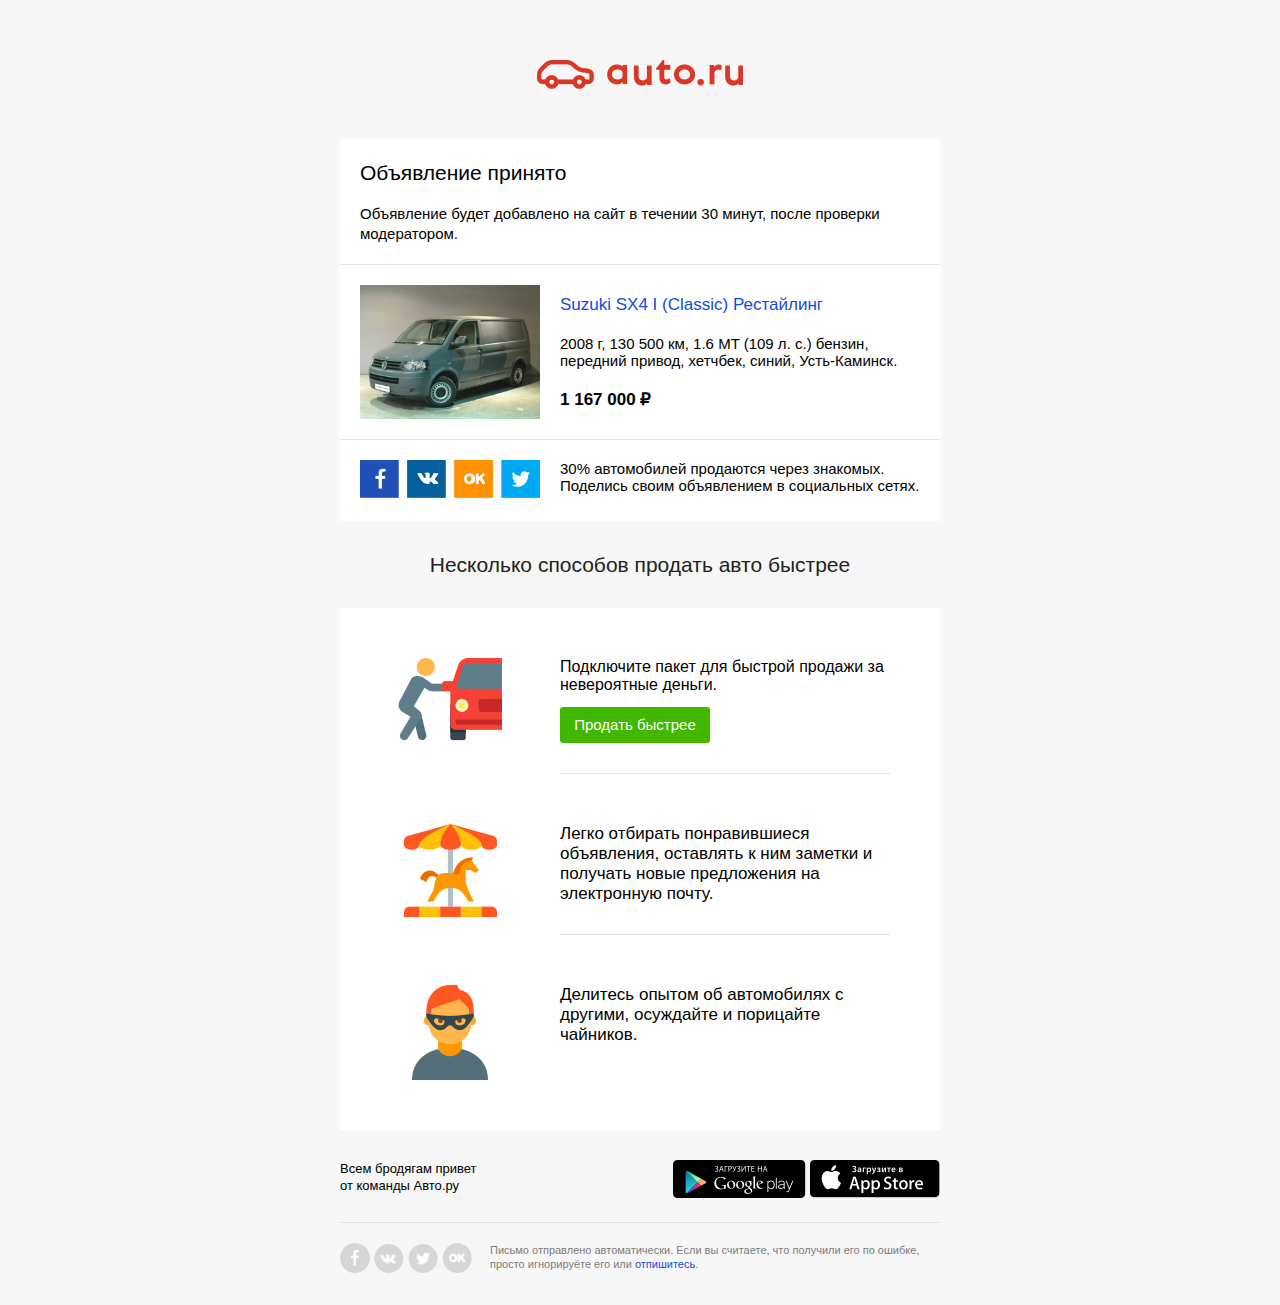
<file: email/index.html>
<!DOCTYPE html PUBLIC "-//W3C//DTD XHTML 1.0 Transitional//EN"
        "http://www.w3.org/TR/xhtml1/DTD/xhtml1-transitional.dtd">
<html xmlns="http://www.w3.org/1999/xhtml">

<head>
    <meta http-equiv="Content-Type" content="text/html; charset=utf-8"/>
    <!--[if !mso]><!-->
    <meta http-equiv="X-UA-Compatible" content="IE=edge"/>
    <!--<![endif]-->
    <meta name="viewport" content="width=device-width, initial-scale=1.0"/>
    <title></title>
    <link rel="stylesheet" type="text/css" href="style.css"/>
    <style>

    </style>
    <!--[if (gte mso 9)|(IE)]>
    <style type="text/css">
        table {
            border-collapse: collapse !important;
        }
    </style>
    <![endif]-->
</head>

<body>
<center class="wrapper">
    <table width="100%" cellpadding="0" cellspacing="0" border="0" style="background-color:#F7F7F7;" bgcolor="#F7F7F7;">
        <tr>
            <td width="100%">
                <div class="webkit">
                    <!--[if (gte mso 9)|(IE)]>
                    <table width="600" align="center" cellpadding="0" cellspacing="0" border="0"
                           style="border-spacing:0;font-family: Arial, sans-serif;color:#000000;">
                        <tr>
                            <td style="padding-top:0;padding-bottom:0;padding-right:0;padding-left:0;">
                    <![endif]-->
                    <table class="outer" align="center" cellpadding="0" cellspacing="0" border="0"
                           style="border-spacing:0;font-family: Arial, sans-serif;color:#000000;Margin:0 auto;width:100%;max-width:600px;"
                           bgcolor="#ffffff">
                        <tr>
                            <td style="padding-top:0;padding-bottom:0;padding-right:0;padding-left:0;">
                                <!--  Logo   -->
                                <table class="logo" border="0" width="100%" cellpadding="0" cellspacing="0"
                                       bgcolor="#f7f7f7" style="text-align: center;">
                                    <tr>
                                        <td style=" padding-top: 30px; padding-bottom: 20px">
                                            <img style="width: 206px; height: 29px;"
                                                 src="http://tamarabatieva.github.io/YaTest/email/img/logo.png" alt="auto.ru"/>
                                        </td>
                                    </tr>
                                </table>
                                <!--     Listing      -->
                                <table class="one-column-block" border="0" width="100%" cellpadding="0" cellspacing="0"
                                       bgcolor="#ffffff">
                                    <tr>
                                        <td style="color: #000000; font-size: 15px; line-height: 20px; text-align:left;">
                                            <table width="100%">
                                                <tr>
                                                    <td class="inner contents first-block"
                                                        style="padding-top: 20px; padding-bottom: 20px; padding-left: 20px; padding-right: 20px;">
                                                        <p class="header">Объявление принято</p>
                                                        <p>Объявление будет добавлено на сайт в течении 30 минут, после
                                                            проверки
                                                            модератором.</p>
                                                    </td>
                                                </tr>
                                            </table>
                                        </td>
                                    </tr>
                                </table>
                                <!--    Car picture     -->
                                <table cellpadding="0" cellspacing="0" border="0" width="100%"
                                       style="background-color: #ffffff;" bgcolor="#ffffff" class="car-block">
                                    <tr>
                                        <td class="two-column sidebar car-image-block"
                                            style="padding-top:0;padding-bottom:0;padding-right:0;padding-left:0;text-align:center;font-size:0;">
                                            <!--[if (gte mso 9)|(IE)]>
                                            <table width="100%"
                                                   style="border-spacing:0;font-family: Arial, sans-serif;color:#000000;">
                                                <tr>
                                                    <td width="200" valign="top"
                                                        style="padding-top:0;padding-bottom:0;padding-right:0;padding-left:0;">
                                            <![endif]-->
                                            <div class="column left"
                                                 style="width:100%;max-width:200px;display:inline-block;vertical-align:top;">
                                                <table width="100%"
                                                       style="border-spacing:0;font-family: Arial, sans-serif;color:#000000;">
                                                    <tr>
                                                        <td class="inner car-img"
                                                            style="padding-top:20px;padding-bottom:20px;padding-right:20px;padding-left:20px;">
                                                            <table class="contents"
                                                                   style="border-spacing:0;font-family: Arial, sans-serif;color:#000000;width:100%;font-size:14px;text-align:left;">
                                                                <tr>
                                                                    <td style="padding-top:0;padding-bottom:0;padding-right:0;padding-left:0;">
                                                                        <img src="http://tamarabatieva.github.io/YaTest/email/img/car2.png"
                                                                             style=" width:180px; height: 134px;"
                                                                             alt="Машина из объявления"/>
                                                                    </td>
                                                                </tr>
                                                            </table>
                                                        </td>
                                                    </tr>
                                                </table>
                                            </div>
                                            <!--[if (gte mso 9)|(IE)]>
                                            </td>
                                            <td width="400" valign="top"
                                                style="padding-top:0;padding-bottom:0;padding-right:0;padding-left:0;">
                                            <![endif]-->
                                            <div class="column right"
                                                 style="width:100%;max-width:400px;display:inline-block;vertical-align:top;">
                                                <table width="100%"
                                                       style="border-spacing:0;font-family: Arial, sans-serif;color:#000000;">
                                                    <tr>
                                                        <td class="inner"
                                                            style="padding-top:20px;padding-bottom:20px;padding-right:20px;padding-left:20px;">
                                                            <table class="contents"
                                                                   style="border-spacing:0;font-family: Arial, sans-serif;color:#000000;width:100%;font-size:15px;text-align:left;">
                                                                <tr>
                                                                    <td class="text"
                                                                        style="padding-bottom:0;padding-right:0;padding-left:0;padding-top:10px;">
                                                                        <p class="subheader"><a href="#" target="_blank"
                                                                                                alt="Suzuki SX4 I (Classic) Рестайлинг">Suzuki
                                                                            SX4 I (Classic) Рестайлинг</a></p>
                                                                        <p class="p-body">2008 г, 130 500 км, 1.6 MT
                                                                            (109 л. с.) бензин, передний привод,
                                                                            хетчбек, синий, Усть-Каминск.</p>
                                                                        <p class="price">1 167 000 &#8381;</p>
                                                                    </td>
                                                                </tr>
                                                            </table>
                                                        </td>
                                                    </tr>
                                                </table>
                                            </div>
                                            <!--[if (gte mso 9)|(IE)]>
                                            </td>
                                            </tr>
                                            </table>
                                            <![endif]-->
                                        </td>
                                    </tr>
                                </table>
                                <!--  Social buttons   -->
                                <table cellpadding="0" cellspacing="0" border="0" width="100%"
                                       style="background-color: #ffffff;" bgcolor="#ffffff"
                                       class="social-buttons-block">
                                    <tr>
                                        <td class="two-column sidebar social-buttons"
                                            style="padding-top:0;padding-bottom:0;padding-right:0;padding-left:0;text-align:left;font-size:0;">
                                            <!--[if (gte mso 9)|(IE)]>
                                            <table width="100%"
                                                   style="border-spacing:0;font-family: Arial, sans-serif;color:#000000;">
                                                <tr>
                                                    <td width="200" valign="top"
                                                        style="padding-top:0;padding-bottom:0;padding-right:0;padding-left:0;">
                                            <![endif]-->
                                            <div class="column left"
                                                 style="width:100%;max-width:200px;display:inline-block;vertical-align:top;">
                                                <table width="100%"
                                                       style="border-spacing:0;font-family: Arial, sans-serif;color:#000000;">
                                                    <tr>
                                                        <td class="inner"
                                                            style="padding-top:20px;padding-bottom:20px;padding-right:0;padding-left:20px;">
                                                            <table class="contents"
                                                                   style="border-spacing:0;font-family: Arial, sans-serif;color:#000000;width:100%;font-size:14px;text-align:left;">
                                                                <tr>
                                                                    <td style="padding-top:0;padding-bottom:0;padding-right:0;padding-left:0;">

                                                                        <table border="0" width="100%" cellpadding="0"
                                                                               cellspacing="0" bgcolor="#ffffff">
                                                                            <tr>
                                                                                <td>
                                                                                    <a href="#" target="_blank"
                                                                                       alt="Фейсбук" style="text-decoration: none;">
                                                                                        <img src="http://tamarabatieva.github.io/YaTest/email/img/Facebook.png"
                                                                                             width="39px" height="38px"
                                                                                             alt="Фейсбук" style="padding-right: 4px;" />
                                                                                    </a>
                                                                                    <a href="#" target="_blank"
                                                                                       alt="ВК" style="text-decoration: none;">
                                                                                        <img src="http://tamarabatieva.github.io/YaTest/email/img/vk.png"
                                                                                             width="39px" height="38px"
                                                                                             alt="ВК" style="padding-right: 4px;" />
                                                                                    </a>
                                                                                    <a href="#" target="_blank"
                                                                                       alt="ОК" style="text-decoration: none;">
                                                                                        <img src="http://tamarabatieva.github.io/YaTest/email/img/ok.png"
                                                                                             width="39px" height="38px"
                                                                                             alt="ОК" style="padding-right: 4px;" />
                                                                                    </a>
                                                                                    <a href="#" target="_blank"
                                                                                       alt="твиттер" style="text-decoration: none;">
                                                                                        <img class="last"
                                                                                             src="http://tamarabatieva.github.io/YaTest/email/img/Twitter.png"
                                                                                             width="39px" height="38px"
                                                                                             alt="твиттер"/>
                                                                                    </a>
                                                                                </td>
                                                                            </tr>
                                                                        </table>
                                                                    </td>
                                                                </tr>
                                                            </table>
                                                        </td>
                                                    </tr>
                                                </table>
                                            </div>
                                            <!--[if (gte mso 9)|(IE)]>
                                            </td>
                                            <td width="400" valign="top"
                                                style="padding-top:0;padding-bottom:0;padding-right:0;padding-left:0;">
                                            <![endif]-->
                                            <div class="column right"
                                                 style="width:100%;max-width:400px;display:inline-block;vertical-align:top;">
                                                <table width="100%"
                                                       style="border-spacing:0;font-family: Arial, sans-serif;color:#000000;">
                                                    <tr>
                                                        <td class="inner"
                                                            style="padding-top:20px;padding-bottom:20px;padding-right:20px;padding-left:20px;">
                                                            <table class="contents"
                                                                   style="border-spacing:0;font-family: Arial, sans-serif;color:#000000;width:100%;font-size:15px;text-align:left;">
                                                                <tr>
                                                                    <td class="text"
                                                                        style="padding-bottom:0;padding-right:0;padding-left:0;padding-top:0;">
                                                                        <p>30% автомобилей продаются через знакомых.
                                                                            Поделись своим объявлением в социальных
                                                                            сетях.</p>
                                                                    </td>
                                                                </tr>
                                                            </table>
                                                        </td>
                                                    </tr>
                                                </table>
                                            </div>
                                            <!--[if (gte mso 9)|(IE)]>
                                            </td>
                                            </tr>
                                            </table>
                                            <![endif]-->
                                        </td>
                                    </tr>
                                </table>
                                <!--    Separator   -->
                                <table class="one-column separator-block" border="0" cellpadding="0" cellspacing="0"
                                       width="100%" style="border-spacing:0;background-color: #f7f7f7;"
                                       bgcolor="#f7f7f7">
                                    <tr>
                                        <td class="separator-block"
                                            style="color: #222; font-size: 21px; line-height: 27px; text-align:center; padding-top: 30px; padding-bottom: 30px; padding-left: 30px; padding-right: 30px;">

                                            <!--<td class="inner contents separator">-->
                                            <p>Несколько способов продать авто быстрее</p>
                                            <!--</td>-->

                                        </td>
                                    </tr>
                                </table>
                                <!--  Features   -->
                                <table cellpadding="0" cellspacing="0" border="0" width="100%"
                                       style="background-color: #ffffff;" bgcolor="#ffffff" class="features feature1">
                                    <tr>
                                        <td class="two-column sidebar"
                                            style="padding-top:0;padding-bottom:0;padding-right:0;padding-left:0;text-align:left;font-size:0;">
                                            <!--[if (gte mso 9)|(IE)]>
                                            <table width="100%"
                                                   style="border-spacing:0;font-family: Arial, sans-serif;color:#000000;">
                                                <tr>
                                                    <td width="200" valign="top"
                                                        style="padding-top:0;padding-bottom:0;padding-right:0;padding-left:0;">
                                            <![endif]-->
                                            <div class="column left"
                                                 style="width:100%;max-width:200px;display:inline-block;vertical-align:top;">
                                                <table width="100%"
                                                       style="border-spacing:0;font-family: Arial, sans-serif;color:#000000;">
                                                    <tr>
                                                        <td class="inner"
                                                            style="padding-top:50px;padding-bottom:25px;padding-right:30px;padding-left:50px;">
                                                            <table class="contents"
                                                                   style="border-spacing:0;font-family: Arial, sans-serif;color:#000000;width:100%;font-size:14px;text-align:center;">
                                                                <tr>
                                                                    <td style="padding-top:0;padding-bottom:0;padding-right:0;padding-left:0;">

                                                                        <table border="0" width="100%" cellpadding="20"
                                                                               cellspacing="0" bgcolor="#ffffff">
                                                                            <tr>
                                                                                <td>
                                                                                    <img src="http://tamarabatieva.github.io/YaTest/email/img/car_theft.png"
                                                                                         width="104" height="83"
                                                                                         alt="кража машины"/>
                                                                                </td>
                                                                            </tr>
                                                                        </table>
                                                                    </td>
                                                                </tr>
                                                            </table>
                                                        </td>
                                                    </tr>
                                                </table>
                                            </div>
                                            <!--[if (gte mso 9)|(IE)]>
                                            </td>
                                            <td width="400" valign="top"
                                                style="padding-top:0;padding-bottom:0;padding-right:0;padding-left:0;">
                                            <![endif]-->
                                            <div class="column right"
                                                 style="width:100%;max-width:400px;display:inline-block;vertical-align:top;">
                                                <table width="100%"
                                                       style="border-spacing:0;font-family: Arial, sans-serif;color:#000000;">
                                                    <tr>
                                                        <td class="inner"
                                                            style="padding-top:50px;padding-bottom:25px;padding-right:50px;padding-left:20px;">
                                                            <table class="contents"
                                                                   style="border-spacing:0;font-family: Arial, sans-serif;color:#000000;width:100%;font-size:16px;text-align:left;">
                                                                <tr>
                                                                    <td class="text"
                                                                        style="padding-bottom:0;padding-right:0;padding-left:0;padding-top:0;">
                                                                        <p class="text-above-button">Подключите пакет
                                                                            для быстрой продажи за
                                                                            невероятные деньги.
                                                                        </p>
                                                                        <img width="0" height="0"/>
                                                                        <div class="button">
                                                                            <!--[if mso]>
                                                                            <v:roundrect
                                                                                    xmlns:v="urn:schemas-microsoft-com:vml"
                                                                                    xmlns:w="urn:schemas-microsoft-com:office:word"
                                                                                    href="http://"
                                                                                    style="height:36px;v-text-anchor:middle;width:150px;"
                                                                                    arcsize="9%"
                                                                                    stroke="f" fillcolor="#41B700">
                                                                                <w:anchorlock/>
                                                                                <center>
                                                                            <![endif]-->
                                                                            <a href="http://" alt="sell faster"
                                                                               style="background-color:#41B700;border-radius:3px;color:#ffffff;display:inline-block;font-family:Arial, sans-serif;font-size:15px;line-height:36px;text-align:center;text-decoration:none;width:150px;-webkit-text-size-adjust:none;">Продать
                                                                                быстрее</a>
                                                                            <!--[if mso]>
                                                                            </center>
                                                                            </v:roundrect>
                                                                            <![endif]-->
                                                                        </div>
                                                                        <img width="0" height="0"/>

                                                                    </td>
                                                                </tr>
                                                            </table>
                                                        </td>
                                                    </tr>
                                                </table>
                                            </div>
                                            <!--[if (gte mso 9)|(IE)]>
                                            </td>
                                            </tr>
                                            </table>
                                            <![endif]-->
                                        </td>
                                    </tr>
                                </table>
                                <!--  Second feature  -->
                                <table cellpadding="0" cellspacing="0" border="0" width="100%"
                                       style="background-color: #ffffff;" bgcolor="#ffffff" class="features feature2">
                                    <tr>
                                        <td class="two-column sidebar social-buttons"
                                            style="padding-top:0;padding-bottom:0;padding-right:0;padding-left:0;text-align:left;font-size:0;">
                                            <!--[if (gte mso 9)|(IE)]>
                                            <table width="100%"
                                                   style="border-spacing:0;font-family: Arial, sans-serif;color:#000000;">
                                                <tr>
                                                    <td width="200" valign="top"
                                                        style="padding-top:0;padding-bottom:0;padding-right:0;padding-left:0;">
                                            <![endif]-->
                                            <div class="column left"
                                                 style="width:100%;max-width:200px;display:inline-block;vertical-align:top;">
                                                <table width="100%"
                                                       style="border-spacing:0;font-family: Arial, sans-serif;color:#000000;">
                                                    <tr>
                                                        <td class="inner"
                                                            style="padding-top:25px;padding-bottom:25px;padding-right:30px;padding-left:50px;">
                                                            <table class="contents"
                                                                   style="border-spacing:0;font-family: Arial, sans-serif;color:#000000;width:100%;font-size:14px;text-align:center;">
                                                                <tr>
                                                                    <td style="padding-top:0;padding-bottom:0;padding-right:0;padding-left:0;">

                                                                        <table border="0" width="100%" cellpadding="20"
                                                                               cellspacing="0" bgcolor="#ffffff">
                                                                            <tr>
                                                                                <td>
                                                                                    <img src="http://tamarabatieva.github.io/YaTest/email/img/carousel.png"
                                                                                         width="93" height="93" alt="карусель"/>
                                                                                </td>
                                                                            </tr>
                                                                        </table>
                                                                    </td>
                                                                </tr>
                                                            </table>
                                                        </td>
                                                    </tr>
                                                </table>
                                            </div>
                                            <!--[if (gte mso 9)|(IE)]>
                                            </td>
                                            <td width="400" valign="top"
                                                style="padding-top:0;padding-bottom:0;padding-right:0;padding-left:0;">
                                            <![endif]-->
                                            <div class="column right"
                                                 style="width:100%;max-width:400px;display:inline-block;vertical-align:top;">
                                                <table width="100%"
                                                       style="border-spacing:0;font-family: Arial, sans-serif;color:#000000;">
                                                    <tr>
                                                        <td class="inner"
                                                            style="padding-top:25px;padding-bottom:25px;padding-right:50px;padding-left:20px;">
                                                            <table class="contents"
                                                                   style="border-spacing:0;font-family: Arial, sans-serif;color:#000000;width:100%;font-size:17px;text-align:left;">
                                                                <tr>
                                                                    <td class="text"
                                                                        style="padding-bottom:0;padding-right:0;padding-left:0;padding-top:0;">
                                                                        <p>Легко отбирать понравившиеся объявления,
                                                                            оставлять к ним заметки и получать новые
                                                                            предложения на электронную почту.
                                                                        </p>
                                                                        <img width="0" height="0"/>
                                                                    </td>
                                                                </tr>
                                                            </table>
                                                        </td>
                                                    </tr>
                                                </table>
                                            </div>
                                            <!--[if (gte mso 9)|(IE)]>
                                            </td>
                                            </tr>
                                            </table>
                                            <![endif]-->
                                        </td>
                                    </tr>
                                </table>
                                <!--  Third feature   -->
                                <table cellpadding="0" cellspacing="0" border="0" width="100%"
                                       style="background-color: #ffffff;" bgcolor="#ffffff" class="features feature3">
                                    <tr>
                                        <td class="two-column sidebar social-buttons"
                                            style="padding-top:0;padding-bottom:0;padding-right:0;padding-left:0;text-align:left;font-size:0;">
                                            <!--[if (gte mso 9)|(IE)]>
                                            <table width="100%"
                                                   style="border-spacing:0;font-family: Arial, sans-serif;color:#000000;">
                                                <tr>
                                                    <td width="200" valign="top"
                                                        style="padding-top:0;padding-bottom:0;padding-right:0;padding-left:0;">
                                            <![endif]-->
                                            <div class="column left"
                                                 style="width:100%;max-width:200px;display:inline-block;vertical-align:top;">
                                                <table width="100%"
                                                       style="border-spacing:0;font-family: Arial, sans-serif;color:#000000;">
                                                    <tr>
                                                        <td class="inner"
                                                            style="padding-top:25px;padding-bottom:50px;padding-right:30px;padding-left:50px;">
                                                            <table class="contents"
                                                                   style="border-spacing:0;font-family: Arial, sans-serif;color:#000000;width:100%;font-size:14px;text-align:center;">
                                                                <tr>
                                                                    <td style="padding-top:0;padding-bottom:0;padding-right:0;padding-left:0;">

                                                                        <table border="0" width="100%" cellpadding="20"
                                                                               cellspacing="0" bgcolor="#ffffff">
                                                                            <tr>
                                                                                <td>
                                                                                    <img src="http://tamarabatieva.github.io/YaTest/email/img/fraud.png" width="76"
                                                                                         height="95" alt="мошенничество"/>
                                                                                </td>
                                                                            </tr>
                                                                        </table>
                                                                    </td>
                                                                </tr>
                                                            </table>
                                                        </td>
                                                    </tr>
                                                </table>
                                            </div>
                                            <!--[if (gte mso 9)|(IE)]>
                                            </td>
                                            <td width="400" valign="top"
                                                style="padding-top:0;padding-bottom:0;padding-right:0;padding-left:0;">
                                            <![endif]-->
                                            <div class="column right"
                                                 style="width:100%;max-width:400px;display:inline-block;vertical-align:top;">
                                                <table width="100%"
                                                       style="border-spacing:0;font-family: Arial, sans-serif;color:#000000;">
                                                    <tr>
                                                        <td class="inner"
                                                            style="padding-top:25px;padding-bottom:50px;padding-right:50px;padding-left:20px;">
                                                            <table class="contents"
                                                                   style="border-spacing:0;font-family: Arial, sans-serif;color:#000000;width:100%;font-size:17px;text-align:left;">
                                                                <tr>
                                                                    <td class="text"
                                                                        style="padding-bottom:0;padding-right:0;padding-left:0;padding-top:0;">
                                                                        <p>Делитесь опытом об автомобилях с другими,
                                                                            осуждайте и порицайте чайников.</p>
                                                                    </td>
                                                                </tr>
                                                            </table>
                                                        </td>
                                                    </tr>
                                                </table>
                                            </div>
                                            <!--[if (gte mso 9)|(IE)]>
                                            </td>
                                            </tr>
                                            </table>
                                            <![endif]-->
                                        </td>
                                    </tr>
                                </table>
                                <!--   Footer  -->
                                <table cellpadding="0" cellspacing="0" border="0" width="100%"
                                       style="background-color: #f7f7f7;" bgcolor="#f7f7f7" class="footer store">
                                    <tr>
                                        <td class="two-column"
                                            style="padding-top:0;padding-bottom:20px;padding-right:0;padding-left:0;text-align:left;font-size:0;">
                                            <!--[if (gte mso 9)|(IE)]>
                                            <table width="100%"
                                                   style="border-spacing:0;font-family: Arial, sans-serif;color:#000000;">
                                                <tr>
                                                    <td width="330" valign="top"
                                                        style="padding-top:0;padding-bottom:0;padding-right:0;padding-left:0;">
                                            <![endif]-->
                                            <div class="column left"
                                                 style="width:100%;max-width:330px;display:inline-block;vertical-align:top;">
                                                <table width="100%"
                                                       style="border-spacing:0;font-family: Arial, sans-serif;color:#000000;">
                                                    <tr>
                                                        <td class="inner"
                                                            style="padding-top:30px;padding-bottom:0;">
                                                            <table class="contents"
                                                                   style="border-spacing:0;font-family: Arial, sans-serif;color:#000000;width:100%;font-size:13px;text-align:left;">
                                                                <tr>
                                                                    <td style="padding-top:0;padding-bottom:0;padding-right:0;padding-left:0;">

                                                                        <table border="0" width="100%" cellpadding="0"
                                                                               cellspacing="0" bgcolor="#f7f7f7">
                                                                            <tr>
                                                                                <td> Всем бродягам привет
                                                                                    <br/> от команды <a
                                                                                            href="https://auto.ru/"
                                                                                            target="_blank" alt="Авто.ру"
                                                                                            style="text-decoration: none; color: #000000;">Авто.ру</a>
                                                                                </td>
                                                                            </tr>
                                                                        </table>
                                                                    </td>
                                                                </tr>
                                                            </table>
                                                        </td>
                                                    </tr>
                                                </table>
                                            </div>
                                            <!--[if (gte mso 9)|(IE)]>
                                            </td>
                                            <td width="270" valign="top"
                                                style="padding-top:0;padding-bottom:0;padding-right:0;padding-left:0;">
                                            <![endif]-->
                                            <div class="column right"
                                                 style="width:100%;max-width:270px;display:inline-block;vertical-align:top;">
                                                <table width="100%"
                                                       style="border-spacing:0;font-family: Arial, sans-serif;color:#000000;">
                                                    <tr>
                                                        <td class="inner"
                                                            style="padding-top:30px;padding-bottom:0;">
                                                            <table class="contents app"
                                                                   style="border-spacing:0;font-family: Arial, sans-serif;color:#000000;width:100%;font-size:13px;text-align:right;">
                                                                <tr>
                                                                    <td class="text"
                                                                        style="padding-bottom:0;padding-right:0;padding-left:0;padding-top:0;">
                                                                        <a href="#" style="text-decoration: none;">
                                                                            <img src="http://tamarabatieva.github.io/YaTest/email/img/google-play.png" width="133"
                                                                                 height="38"
                                                                                 alt="google play"
                                                                                 target="_blank"/>
                                                                        </a>
                                                                        <a href="#" style="text-decoration: none;">
                                                                            <img src="http://tamarabatieva.github.io/YaTest/email/img/app-store.png" width="130"
                                                                                 height="38"
                                                                                 alt="app store"
                                                                                 target="_blank"/>
                                                                        </a>
                                                                    </td>
                                                                </tr>
                                                            </table>
                                                        </td>
                                                    </tr>
                                                </table>
                                            </div>
                                            <!--[if (gte mso 9)|(IE)]>
                                            </td>
                                            </tr>
                                            </table>
                                            <![endif]-->
                                        </td>
                                    </tr>
                                </table>
                                <!--  Footer social  -->
                                <table cellpadding="0" cellspacing="0" border="0" width="100%"
                                       style="background-color: #f7f7f7;" bgcolor="#f7f7f7" class="footer social">
                                    <tr>
                                        <td class="two-column"
                                            style="padding-top:0;padding-bottom:0;padding-right:0;padding-left:0;text-align:left;font-size:0;">
                                            <!--[if (gte mso 9)|(IE)]>
                                            <table width="100%"
                                                   style="border-spacing:0;font-family: Arial, sans-serif;color:#000000;">
                                                <tr>
                                                    <td width="150" valign="top"
                                                        style="padding-top:0;padding-bottom:0;padding-right:0;padding-left:0;">
                                            <![endif]-->
                                            <div class="column left"
                                                 style="width:100%;max-width:150px;display:inline-block;vertical-align:top;">
                                                <table width="100%"
                                                       style="border-spacing:0;font-family: Arial, sans-serif;color:#000000;">
                                                    <tr>
                                                        <td class="inner" style="padding-top:20px;padding-bottom:30px">
                                                            <table class="contents"
                                                                   style="border-spacing:0;font-family: Arial, sans-serif;color:#000000;width:100%;font-size:14px;text-align:left;">
                                                                <tr>
                                                                    <td style="padding-top:0;padding-bottom:0;padding-right:0;padding-left:0;">

                                                                        <table border="0" width="100%" cellpadding="0"
                                                                               cellspacing="0" bgcolor="#f7f7f7">
                                                                            <tr>
                                                                                <td>
                                                                                    <a href="#"
                                                                                       style="text-decoration: none;"
                                                                                       target="_blank" alt="Фейсбук">
                                                                                        <img src="http://tamarabatieva.github.io/YaTest/email/img/Facebook2.png"
                                                                                             width="30" height="30"
                                                                                             alt="Фейсбук" target="_blank"/>
                                                                                    </a>
                                                                                    <a href="#"
                                                                                       style="text-decoration: none;"
                                                                                       target="_blank" alt="вк">
                                                                                        <img src="http://tamarabatieva.github.io/YaTest/email/img/vk2.png"
                                                                                             width="30" height="30"
                                                                                             alt="вконтакте" target="_blank"/>
                                                                                    </a>
                                                                                    <a href="#"
                                                                                       style="text-decoration: none;"
                                                                                       target="_blank" alt="твиттер">
                                                                                        <img src="http://tamarabatieva.github.io/YaTest/email/img/twitter2.png"
                                                                                             width="30" height="30"
                                                                                             alt="твиттер" target="_blank"/>
                                                                                    </a>
                                                                                    <a href="#"
                                                                                       style="text-decoration: none;"
                                                                                       target="_blank" alt="ок">
                                                                                        <img src="http://tamarabatieva.github.io/YaTest/email/img/ok2.png"
                                                                                             width="30" height="30"
                                                                                             alt="одноклассники" target="_blank"/>
                                                                                    </a>
                                                                                </td>
                                                                            </tr>
                                                                        </table>
                                                                    </td>
                                                                </tr>
                                                            </table>
                                                        </td>
                                                    </tr>
                                                </table>
                                            </div>
                                            <!--[if (gte mso 9)|(IE)]>
                                            </td>
                                            <td width="450" valign="top"
                                                style="padding-top:0;padding-bottom:0;padding-right:0;padding-left:0;">
                                            <![endif]-->
                                            <div class="column right"
                                                 style="width:100%;max-width:450px;display:inline-block;vertical-align:top;">
                                                <table width="100%"
                                                       style="border-spacing:0;font-family: Arial, sans-serif;color:#000000;">
                                                    <tr>
                                                        <td class="inner"
                                                            style="padding-top:20px;padding-bottom:30px;">
                                                            <table class="contents"
                                                                   style="border-spacing:0;font-family: Arial, sans-serif;color:#7b7b7b;width:100%;font-size:11px;text-align:left;">
                                                                <tr>
                                                                    <td class="text"
                                                                        style="padding-bottom:0;padding-right:0;padding-left:0;padding-top:0;">
                                                                        <span class="mobile-text"
                                                                              style="font-size: 0; line-height: 0;">Всем бродягам привет от команды <a
                                                                                href="https://auto.ru/" target="_blank" alt="авто.ру">Авто.ру</a></span>
                                                                        <p>Письмо отправлено автоматически. Если вы
                                                                            считаете, что получили его по ошибке, просто
                                                                            игнорируёте его или <a href="#"
                                                                                                   target="_blank"
                                                                                                   alt="отписаться">отпишитесь</a>.
                                                                        </p>
                                                                    </td>
                                                                </tr>
                                                            </table>
                                                        </td>
                                                    </tr>
                                                </table>
                                            </div>
                                            <!--[if (gte mso 9)|(IE)]>
                                            </td>
                                            </tr>
                                            </table>
                                            <![endif]-->
                                        </td>
                                    </tr>
                                </table>
                            </td>
                        </tr>
                    </table>
                    <!--[if (gte mso 9)|(IE)]>
                    </td>
                    </tr>
                    </table>
                    <![endif]-->
                </div>
            </td>
        </tr>
    </table>
</center>
</body>

</html>
</file>
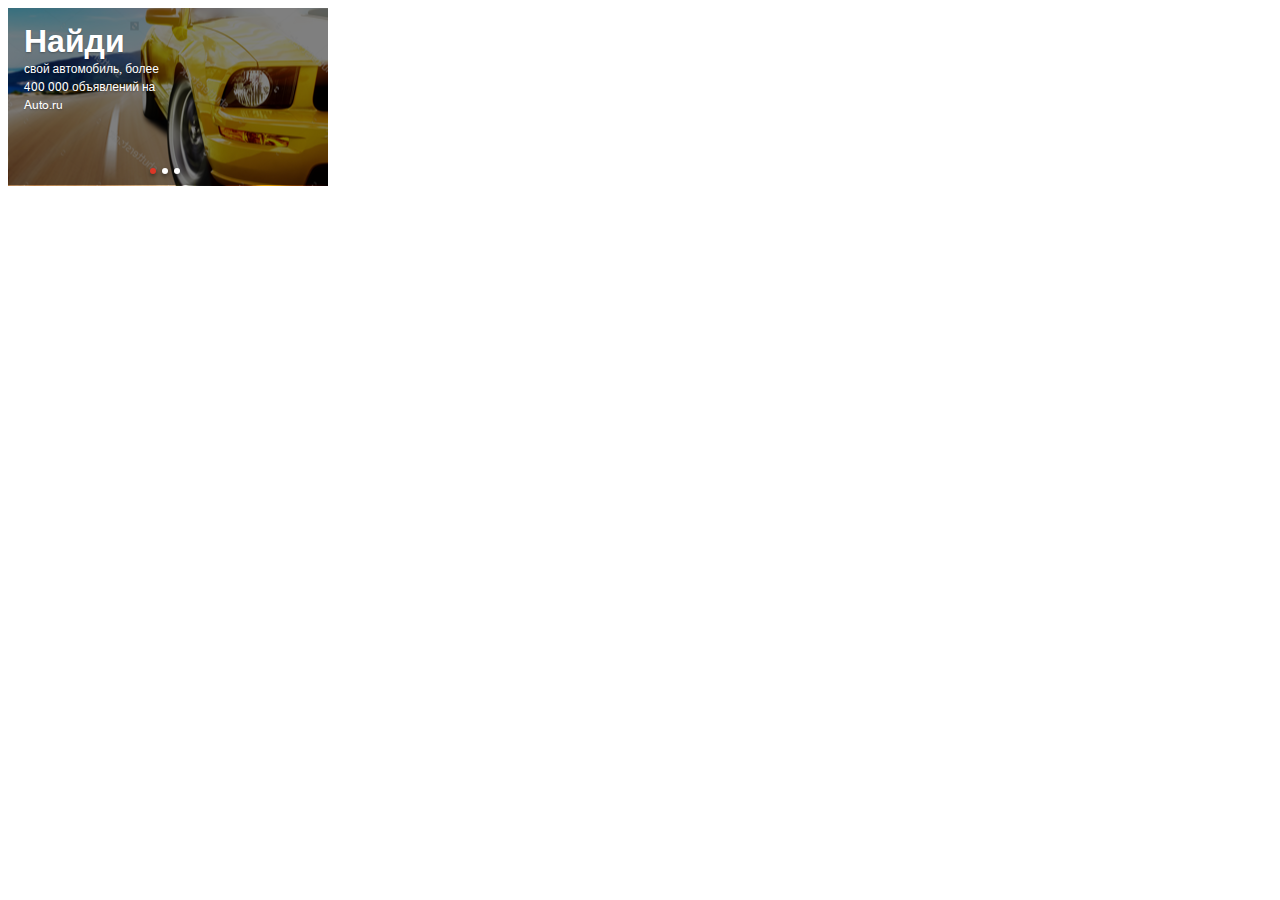
<file: promo/index.html>
<!DOCTYPE html>
<html>
<head>
    <title></title>
    <meta charset="utf-8">
    <link rel="stylesheet" type="text/css" href="style.css">
    <link rel="stylesheet" type="text/css" href="fonts/stylesheet.css">
    <script src="jquery-2.2.3.min.js" type="text/javascript"></script>
    <script src="script.js" type="text/javascript"></script>
</head>
<body>
<div class="slider">
    <ul>
        <li>
            <img src="carousel1.png" alt="">
            <div class="overlay">
            </div>
            <div class="overlay-text">
                <h1>Найди</h1>
                <p>свой автомобиль, более 400 000 объявлений на Auto.ru </p>
            </div>
        </li>
        <li><img src="carousel2.png" alt="">
            <div class="overlay">
            </div>
            <div class="overlay-text">
                <h1>Используйте</h1>
                <p>промокод,чтобы продать авто быстрее</p>
                <button type="button">Ввести промо-код</button>
            </div>

        </li>
        <li><img src="carousel3.png" alt="">
            <div class="overlay">
            </div>
            <div class="overlay-text third-slide">
                <h1>Установите</h1>
                <img src="car-icon.png" id="carousel3-icon">
                <p>совершенно новое приложение Auto.ru</p>
                <div class="rating">
                    <div class="star-sprite app-star1"></div>
                    <div class="star-sprite app-star2"></div>
                    <div class="star-sprite app-star3"></div>
                    <div class="star-sprite app-star4"></div>
                    <div class="star-sprite app-star5"></div>
                </div>

                <button type="button">Установить</button>
            </div>
        </li>
    </ul>
</div>
</body>
</html>
</file>
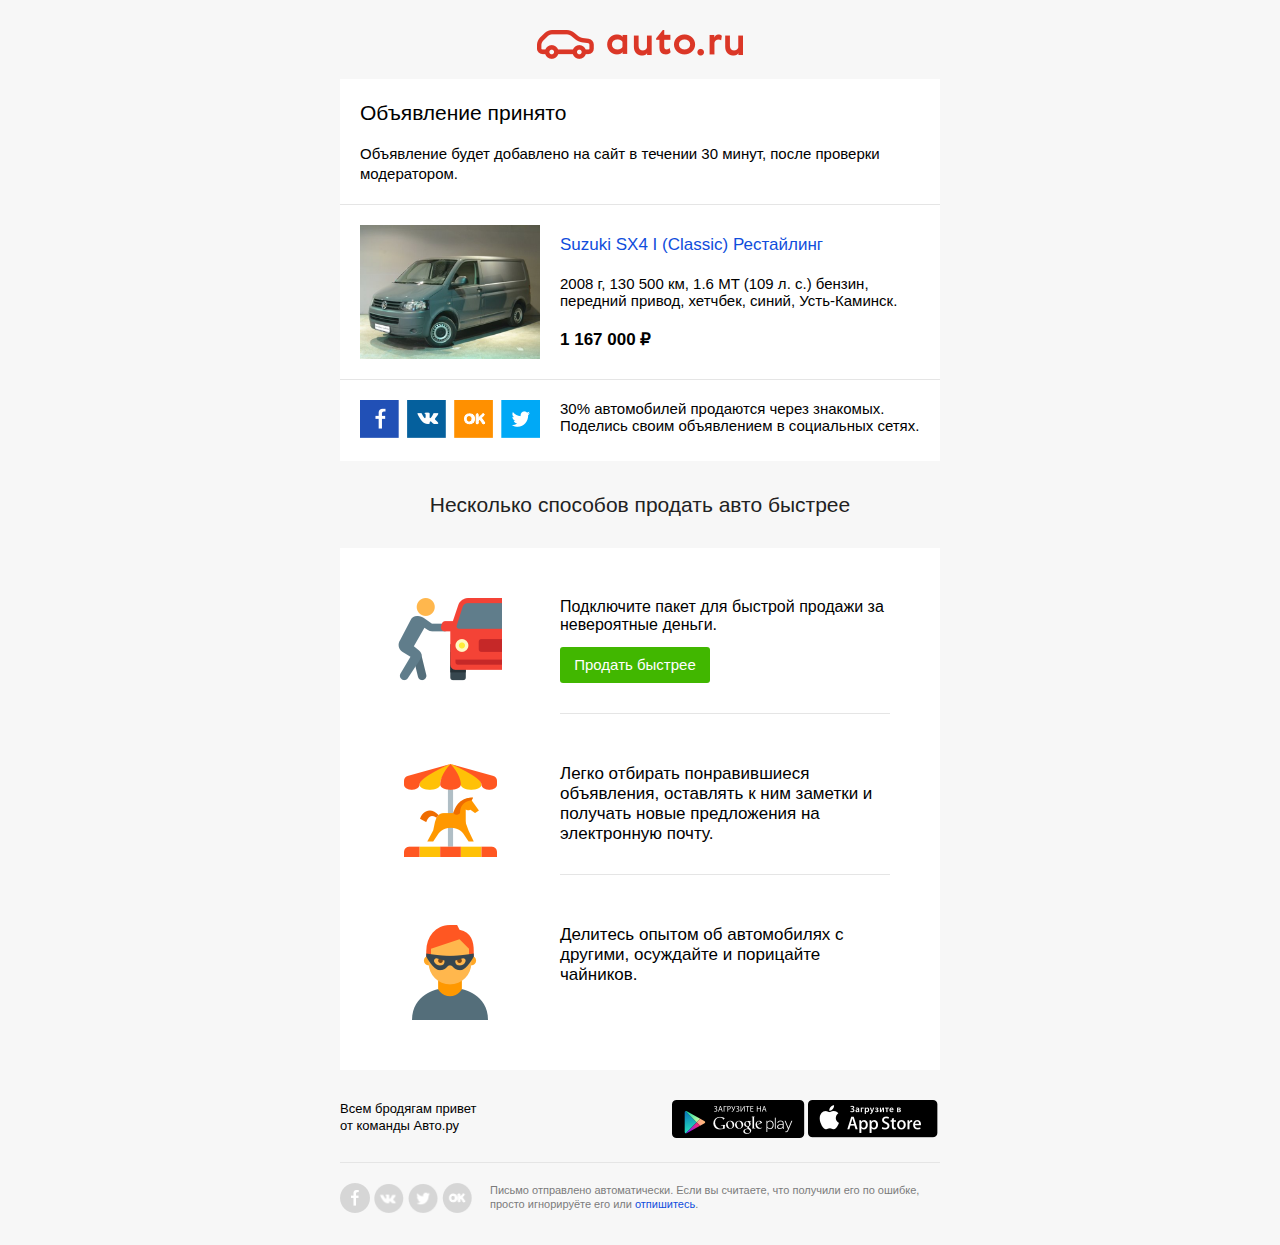
<file: email/inline-email.html>
<!DOCTYPE html PUBLIC "-//W3C//DTD XHTML 1.0 Transitional//EN"
        "http://www.w3.org/TR/xhtml1/DTD/xhtml1-transitional.dtd">
<html xmlns="http://www.w3.org/1999/xhtml">

<head>
    <meta http-equiv="Content-Type" content="text/html; charset=utf-8"/>
    <!--[if !mso]><!-->
    <meta http-equiv="X-UA-Compatible" content="IE=edge"/>
    <!--<![endif]-->
    <meta name="viewport" content="width=device-width, initial-scale=1.0"/>
    <title></title>
    <style>
        * {
            -webkit-font-smoothing: antialiased;
        }

        body {
            Margin: 0;
            padding: 0;
            min-width: 100%;
            font-family: Arial, sans-serif;
            -webkit-font-smoothing: antialiased;
            mso-line-height-rule: exactly;
            background-color: #F7F7F7;
        }

        table {
            border-spacing: 0;
            color: #000000;
            font-family: Arial, sans-serif;
        }

        img {
            border: 0;
        }

        .wrapper {
            width: 100%;
            table-layout: fixed;
            -webkit-text-size-adjust: 100%;
            -ms-text-size-adjust: 100%;
            margin: 0 !important;
            padding: 0;
            background-color: #F7F7F7;
        }

        .webkit {
            max-width: 600px;
            Margin: 0 auto;
        }

        .outer {
            Margin: 0 auto;
            width: 100%;
            max-width: 600px;
        }

        td {
            padding: 0;
        }

        div[style*="margin: 16px 0"] {
            margin: 0 !important;
        }

        .logo {
            vertical-align: middle;
            text-align: center;
        }

        p {
            Margin: 0;
        }

        a {
            text-decoration: none;
            color: #104DDC;
        }

        .header {
            font-size: 21px;
            Margin-bottom: 18px;
            font-family: Arial, sans-serif;
            text-decoration: none;
            line-height: 27px;
        }

        .text-above-button {
            padding-bottom: 13px;
        }

        .one-column-block {
            border-bottom: solid 1px #e5e5e5;
        }

        .car-block {
            border-bottom: solid 1px #e5e5e5;
        }

        .feature1 .right .contents, .feature2 .right .contents {
            padding-bottom: 30px;
            border-bottom: solid 1px #e5e5e5;
        }

        .subheader {
            font-size: 17px;
        }

        .p-body {
            font-size: 15px;
            padding-bottom: 20px;
            padding-top: 20px;
        }

        .price {
            font-size: 17px;
            font-weight: bold;
        }

        .store {
            border-bottom: solid 1px #e5e5e5;
            line-height: 17px;
        }
        .social {
            line-height: 14px;
        }

        @media (min-width: 401px) and (max-width: 600px) {
            .left, .right {
                width: 100% !important;
                max-width: 600px !important;
            }

            .car-image-block img {
                width: 100% !important;
                max-width: 280px !important;
                height: 210px !important;
            }

            .social-buttons-block .contents, .features .contents, .footer .contents {
                text-align: center !important;
            }

            .store .left {
                display: none !important;
            }
            .store {
                border-bottom: none !important;
            }
            .social .left .inner{
                padding-top: 0 !important;
                padding-bottom: 20px !important;
                border-bottom: solid 1px #e5e5e5;
            }
            .mobile-text {
                font-size: 13px !important;
                color: #000000 !important;
                line-height: 13px !important;
                padding-top: 20px !important;
                padding-bottom: 20px !important;
                display: block !important;
            }
            .one-column-block {
                border-bottom: none !important;
            }
            .car-block, .feature1 .right .contents, .feature2 .right .contents {
                border-bottom: none !important;
            }
            .feature1, .feature2 {
                border-bottom: solid 1px #e5e5e5 !important;
            }
            .car-block .right .inner {
                padding-bottom: 0 !important;
            }
            .car-block .right .contents {
                padding-bottom: 20px !important;
                padding-right: 20px !important;
                border-bottom:  solid 1px #e5e5e5 !important;
            }
            .footer .inner {
                padding-left: 20px !important;
                padding-right: 20px !important;
            }
            .feature1 .right .inner {
                padding-top: 25px !important;
            }
            .feature3 .left .inner {
                padding-bottom: 25px !important;
            }
            .features .left .inner {
                padding-left: 25px !important;
            }
        }

        @media (max-width: 400px) {
            .left, .right {
                width: 100% !important;
                max-width: 400px !important;
            }

            .car-image-block img {
                width: 100% !important;
                height: 100% !important;
                max-width: 280px !important;
                max-height: 210px !important;
            }

            .social-buttons-block .contents, .features .contents, .footer .contents {
                text-align: center !important;
            }
            .store .left {
                display: none !important;
            }
            .store {
                border-bottom: none !important;
            }
            .social .left .inner {
                padding-top: 0 !important;
                padding-bottom: 20px !important;
                border-bottom: solid 1px #e5e5e5;
            }
            .mobile-text {
                font-size: 13px !important;
                color: #000000 !important;
                line-height: 13px !important;
                padding-top: 20px !important;
                padding-bottom: 20px !important;
                display: block !important;
            }
            .car-block, .feature1 .right .contents, .feature2 .right .contents {
                border-bottom: none !important;
            }
            .feature1, .feature2 {
                border-bottom: solid 1px #e5e5e5 !important;
            }
            .car-block .right .inner {
                padding-bottom: 0 !important;
            }
            .car-block .right .contents {
                padding-bottom: 20px !important;
                padding-right: 20px !important;
                border-bottom:  solid 1px #e5e5e5 !important;
            }
            .footer .inner {
                padding-left: 20px !important;
                padding-right: 20px !important;
            }
            .feature1 .right .inner {
                padding-top: 25px !important;
            }
            .feature3 .left .inner {
                padding-bottom: 25px !important;
            }
            .features .left .inner {
                padding-left: 25px !important;
            }
        }
    </style>
    <!--[if (gte mso 9)|(IE)]>
    <style type="text/css">
        table {
            border-collapse: collapse !important;
        }
    </style>
    <![endif]-->
</head>

<body>
<center class="wrapper">
    <table width="100%" cellpadding="0" cellspacing="0" border="0" style="background-color:#F7F7F7;" bgcolor="#F7F7F7;">
        <tr>
            <td width="100%">
                <div class="webkit">
                    <!--[if (gte mso 9)|(IE)]>
                    <table width="600" align="center" cellpadding="0" cellspacing="0" border="0"
                           style="border-spacing:0;font-family: Arial, sans-serif;color:#000000;">
                        <tr>
                            <td style="padding-top:0;padding-bottom:0;padding-right:0;padding-left:0;">
                    <![endif]-->
                    <table class="outer" align="center" cellpadding="0" cellspacing="0" border="0"
                           style="border-spacing:0;font-family: Arial, sans-serif;color:#000000;Margin:0 auto;width:100%;max-width:600px;"
                           bgcolor="#ffffff">
                        <tr>
                            <td style="padding-top:0;padding-bottom:0;padding-right:0;padding-left:0;">
                                <!--  Logo   -->
                                <table class="logo" border="0" width="100%" cellpadding="0" cellspacing="0"
                                       bgcolor="#f7f7f7" style="text-align: center;">
                                    <tr>
                                        <td style=" padding-top: 30px; padding-bottom: 20px">
                                            <img style="width: 206px; height: 29px;"
                                                 src="http://tamarabatieva.github.io/YaTest/email/img/logo.png" alt="auto.ru"/>
                                        </td>
                                    </tr>
                                </table>
                                <!--     Listing      -->
                                <table class="one-column-block" border="0" width="100%" cellpadding="0" cellspacing="0"
                                       bgcolor="#ffffff">
                                    <tr>
                                        <td style="color: #000000; font-size: 15px; line-height: 20px; text-align:left;">
                                            <table width="100%">
                                                <tr>
                                                    <td class="inner contents first-block"
                                                        style="padding-top: 20px; padding-bottom: 20px; padding-left: 20px; padding-right: 20px;">
                                                        <p class="header">Объявление принято</p>
                                                        <p>Объявление будет добавлено на сайт в течении 30 минут, после
                                                            проверки
                                                            модератором.</p>
                                                    </td>
                                                </tr>
                                            </table>
                                        </td>
                                    </tr>
                                </table>
                                <!--    Car picture     -->
                                <table cellpadding="0" cellspacing="0" border="0" width="100%"
                                       style="background-color: #ffffff;" bgcolor="#ffffff" class="car-block">
                                    <tr>
                                        <td class="two-column sidebar car-image-block"
                                            style="padding-top:0;padding-bottom:0;padding-right:0;padding-left:0;text-align:center;font-size:0;">
                                            <!--[if (gte mso 9)|(IE)]>
                                            <table width="100%"
                                                   style="border-spacing:0;font-family: Arial, sans-serif;color:#000000;">
                                                <tr>
                                                    <td width="200" valign="top"
                                                        style="padding-top:0;padding-bottom:0;padding-right:0;padding-left:0;">
                                            <![endif]-->
                                            <div class="column left"
                                                 style="width:100%;max-width:200px;display:inline-block;vertical-align:top;">
                                                <table width="100%"
                                                       style="border-spacing:0;font-family: Arial, sans-serif;color:#000000;">
                                                    <tr>
                                                        <td class="inner car-img"
                                                            style="padding-top:20px;padding-bottom:20px;padding-right:20px;padding-left:20px;">
                                                            <table class="contents"
                                                                   style="border-spacing:0;font-family: Arial, sans-serif;color:#000000;width:100%;font-size:14px;text-align:left;">
                                                                <tr>
                                                                    <td style="padding-top:0;padding-bottom:0;padding-right:0;padding-left:0;">
                                                                        <img src="http://tamarabatieva.github.io/YaTest/email/img/car2.png"
                                                                             style=" width:180px; height: 134px;"
                                                                             alt="Машина из объявления"/>
                                                                    </td>
                                                                </tr>
                                                            </table>
                                                        </td>
                                                    </tr>
                                                </table>
                                            </div>
                                            <!--[if (gte mso 9)|(IE)]>
                                            </td>
                                            <td width="400" valign="top"
                                                style="padding-top:0;padding-bottom:0;padding-right:0;padding-left:0;">
                                            <![endif]-->
                                            <div class="column right"
                                                 style="width:100%;max-width:400px;display:inline-block;vertical-align:top;">
                                                <table width="100%"
                                                       style="border-spacing:0;font-family: Arial, sans-serif;color:#000000;">
                                                    <tr>
                                                        <td class="inner"
                                                            style="padding-top:20px;padding-bottom:20px;padding-right:20px;padding-left:20px;">
                                                            <table class="contents"
                                                                   style="border-spacing:0;font-family: Arial, sans-serif;color:#000000;width:100%;font-size:15px;text-align:left;">
                                                                <tr>
                                                                    <td class="text"
                                                                        style="padding-bottom:0;padding-right:0;padding-left:0;padding-top:10px;">
                                                                        <p class="subheader"><a href="#" target="_blank"
                                                                                                alt="Suzuki SX4 I (Classic) Рестайлинг">Suzuki
                                                                            SX4 I (Classic) Рестайлинг</a></p>
                                                                        <p class="p-body">2008 г, 130 500 км, 1.6 MT
                                                                            (109 л. с.) бензин, передний привод,
                                                                            хетчбек, синий, Усть-Каминск.</p>
                                                                        <p class="price">1 167 000 &#8381;</p>
                                                                    </td>
                                                                </tr>
                                                            </table>
                                                        </td>
                                                    </tr>
                                                </table>
                                            </div>
                                            <!--[if (gte mso 9)|(IE)]>
                                            </td>
                                            </tr>
                                            </table>
                                            <![endif]-->
                                        </td>
                                    </tr>
                                </table>
                                <!--  Social buttons   -->
                                <table cellpadding="0" cellspacing="0" border="0" width="100%"
                                       style="background-color: #ffffff;" bgcolor="#ffffff"
                                       class="social-buttons-block">
                                    <tr>
                                        <td class="two-column sidebar social-buttons"
                                            style="padding-top:0;padding-bottom:0;padding-right:0;padding-left:0;text-align:left;font-size:0;">
                                            <!--[if (gte mso 9)|(IE)]>
                                            <table width="100%"
                                                   style="border-spacing:0;font-family: Arial, sans-serif;color:#000000;">
                                                <tr>
                                                    <td width="200" valign="top"
                                                        style="padding-top:0;padding-bottom:0;padding-right:0;padding-left:0;">
                                            <![endif]-->
                                            <div class="column left"
                                                 style="width:100%;max-width:200px;display:inline-block;vertical-align:top;">
                                                <table width="100%"
                                                       style="border-spacing:0;font-family: Arial, sans-serif;color:#000000;">
                                                    <tr>
                                                        <td class="inner"
                                                            style="padding-top:20px;padding-bottom:20px;padding-right:0;padding-left:20px;">
                                                            <table class="contents"
                                                                   style="border-spacing:0;font-family: Arial, sans-serif;color:#000000;width:100%;font-size:14px;text-align:left;">
                                                                <tr>
                                                                    <td style="padding-top:0;padding-bottom:0;padding-right:0;padding-left:0;">

                                                                        <table border="0" width="100%" cellpadding="0"
                                                                               cellspacing="0" bgcolor="#ffffff">
                                                                            <tr>
                                                                                <td>
                                                                                    <a href="#" target="_blank"
                                                                                       alt="Фейсбук">
                                                                                        <img src="http://tamarabatieva.github.io/YaTest/email/img/Facebook.png"
                                                                                             width="39px" height="38px"
                                                                                             alt="Фейсбук" style="padding-right: 4px;" />
                                                                                    </a>
                                                                                    <a href="#" target="_blank"
                                                                                       alt="ВК">
                                                                                        <img src="http://tamarabatieva.github.io/YaTest/email/img/vk.png"
                                                                                             width="39px" height="38px"
                                                                                             alt="ВК" style="padding-right: 4px;" />
                                                                                    </a>
                                                                                    <a href="#" target="_blank"
                                                                                       alt="ОК">
                                                                                        <img src="http://tamarabatieva.github.io/YaTest/email/img/ok.png"
                                                                                             width="39px" height="38px"
                                                                                             alt="ОК" style="padding-right: 4px;" />
                                                                                    </a>
                                                                                    <a href="#" target="_blank"
                                                                                       alt="твиттер">
                                                                                        <img class="last"
                                                                                             src="http://tamarabatieva.github.io/YaTest/email/img/Twitter.png"
                                                                                             width="39px" height="38px"
                                                                                             alt="твиттер"/>
                                                                                    </a>
                                                                                </td>
                                                                            </tr>
                                                                        </table>
                                                                    </td>
                                                                </tr>
                                                            </table>
                                                        </td>
                                                    </tr>
                                                </table>
                                            </div>
                                            <!--[if (gte mso 9)|(IE)]>
                                            </td>
                                            <td width="400" valign="top"
                                                style="padding-top:0;padding-bottom:0;padding-right:0;padding-left:0;">
                                            <![endif]-->
                                            <div class="column right"
                                                 style="width:100%;max-width:400px;display:inline-block;vertical-align:top;">
                                                <table width="100%"
                                                       style="border-spacing:0;font-family: Arial, sans-serif;color:#000000;">
                                                    <tr>
                                                        <td class="inner"
                                                            style="padding-top:20px;padding-bottom:20px;padding-right:20px;padding-left:20px;">
                                                            <table class="contents"
                                                                   style="border-spacing:0;font-family: Arial, sans-serif;color:#000000;width:100%;font-size:15px;text-align:left;">
                                                                <tr>
                                                                    <td class="text"
                                                                        style="padding-bottom:0;padding-right:0;padding-left:0;padding-top:0;">
                                                                        <p>30% автомобилей продаются через знакомых.
                                                                            Поделись своим объявлением в социальных
                                                                            сетях.</p>
                                                                    </td>
                                                                </tr>
                                                            </table>
                                                        </td>
                                                    </tr>
                                                </table>
                                            </div>
                                            <!--[if (gte mso 9)|(IE)]>
                                            </td>
                                            </tr>
                                            </table>
                                            <![endif]-->
                                        </td>
                                    </tr>
                                </table>
                                <!--    Separator   -->
                                <table class="one-column separator-block" border="0" cellpadding="0" cellspacing="0"
                                       width="100%" style="border-spacing:0;background-color: #f7f7f7;"
                                       bgcolor="#f7f7f7">
                                    <tr>
                                        <td class="separator-block"
                                            style="color: #222; font-size: 21px; line-height: 27px; text-align:center; padding-top: 30px; padding-bottom: 30px; padding-left: 30px; padding-right: 30px;">

                                            <!--<td class="inner contents separator">-->
                                            <p>Несколько способов продать авто быстрее</p>
                                            <!--</td>-->

                                        </td>
                                    </tr>
                                </table>
                                <!--  Features   -->
                                <table cellpadding="0" cellspacing="0" border="0" width="100%"
                                       style="background-color: #ffffff;" bgcolor="#ffffff" class="features feature1">
                                    <tr>
                                        <td class="two-column sidebar"
                                            style="padding-top:0;padding-bottom:0;padding-right:0;padding-left:0;text-align:left;font-size:0;">
                                            <!--[if (gte mso 9)|(IE)]>
                                            <table width="100%"
                                                   style="border-spacing:0;font-family: Arial, sans-serif;color:#000000;">
                                                <tr>
                                                    <td width="200" valign="top"
                                                        style="padding-top:0;padding-bottom:0;padding-right:0;padding-left:0;">
                                            <![endif]-->
                                            <div class="column left"
                                                 style="width:100%;max-width:200px;display:inline-block;vertical-align:top;">
                                                <table width="100%"
                                                       style="border-spacing:0;font-family: Arial, sans-serif;color:#000000;">
                                                    <tr>
                                                        <td class="inner"
                                                            style="padding-top:50px;padding-bottom:25px;padding-right:30px;padding-left:50px;">
                                                            <table class="contents"
                                                                   style="border-spacing:0;font-family: Arial, sans-serif;color:#000000;width:100%;font-size:14px;text-align:center;">
                                                                <tr>
                                                                    <td style="padding-top:0;padding-bottom:0;padding-right:0;padding-left:0;">

                                                                        <table border="0" width="100%" cellpadding="20"
                                                                               cellspacing="0" bgcolor="#ffffff">
                                                                            <tr>
                                                                                <td>
                                                                                    <img src="http://tamarabatieva.github.io/YaTest/email/img/car_theft.png"
                                                                                         width="104" height="83"
                                                                                         alt="кража машины"/>
                                                                                </td>
                                                                            </tr>
                                                                        </table>
                                                                    </td>
                                                                </tr>
                                                            </table>
                                                        </td>
                                                    </tr>
                                                </table>
                                            </div>
                                            <!--[if (gte mso 9)|(IE)]>
                                            </td>
                                            <td width="400" valign="top"
                                                style="padding-top:0;padding-bottom:0;padding-right:0;padding-left:0;">
                                            <![endif]-->
                                            <div class="column right"
                                                 style="width:100%;max-width:400px;display:inline-block;vertical-align:top;">
                                                <table width="100%"
                                                       style="border-spacing:0;font-family: Arial, sans-serif;color:#000000;">
                                                    <tr>
                                                        <td class="inner"
                                                            style="padding-top:50px;padding-bottom:25px;padding-right:50px;padding-left:20px;">
                                                            <table class="contents"
                                                                   style="border-spacing:0;font-family: Arial, sans-serif;color:#000000;width:100%;font-size:16px;text-align:left;">
                                                                <tr>
                                                                    <td class="text"
                                                                        style="padding-bottom:0;padding-right:0;padding-left:0;padding-top:0;">
                                                                        <p class="text-above-button">Подключите пакет
                                                                            для быстрой продажи за
                                                                            невероятные деньги.</p>
                                                                        <div class="button">
                                                                            <!--[if mso]>
                                                                            <v:roundrect
                                                                                    xmlns:v="urn:schemas-microsoft-com:vml"
                                                                                    xmlns:w="urn:schemas-microsoft-com:office:word"
                                                                                    href="http://"
                                                                                    style="height:36px;v-text-anchor:middle;width:150px;"
                                                                                    arcsize="9%"
                                                                                    stroke="f" fillcolor="#41B700">
                                                                                <w:anchorlock/>
                                                                                <center>
                                                                            <![endif]-->
                                                                            <a href="http://" alt="sell faster"
                                                                               style="background-color:#41B700;border-radius:3px;color:#ffffff;display:inline-block;font-family:Arial, sans-serif;font-size:15px;line-height:36px;text-align:center;text-decoration:none;width:150px;-webkit-text-size-adjust:none;">Продать
                                                                                быстрее</a>
                                                                            <!--[if mso]>
                                                                            </center>
                                                                            </v:roundrect>
                                                                            <![endif]-->
                                                                        </div>
                                                                    </td>
                                                                </tr>
                                                            </table>
                                                        </td>
                                                    </tr>
                                                </table>
                                            </div>
                                            <!--[if (gte mso 9)|(IE)]>
                                            </td>
                                            </tr>
                                            </table>
                                            <![endif]-->
                                        </td>
                                    </tr>
                                </table>
                                <!--  Second feature  -->
                                <table cellpadding="0" cellspacing="0" border="0" width="100%"
                                       style="background-color: #ffffff;" bgcolor="#ffffff" class="features feature2">
                                    <tr>
                                        <td class="two-column sidebar social-buttons"
                                            style="padding-top:0;padding-bottom:0;padding-right:0;padding-left:0;text-align:left;font-size:0;">
                                            <!--[if (gte mso 9)|(IE)]>
                                            <table width="100%"
                                                   style="border-spacing:0;font-family: Arial, sans-serif;color:#000000;">
                                                <tr>
                                                    <td width="200" valign="top"
                                                        style="padding-top:0;padding-bottom:0;padding-right:0;padding-left:0;">
                                            <![endif]-->
                                            <div class="column left"
                                                 style="width:100%;max-width:200px;display:inline-block;vertical-align:top;">
                                                <table width="100%"
                                                       style="border-spacing:0;font-family: Arial, sans-serif;color:#000000;">
                                                    <tr>
                                                        <td class="inner"
                                                            style="padding-top:25px;padding-bottom:25px;padding-right:30px;padding-left:50px;">
                                                            <table class="contents"
                                                                   style="border-spacing:0;font-family: Arial, sans-serif;color:#000000;width:100%;font-size:14px;text-align:center;">
                                                                <tr>
                                                                    <td style="padding-top:0;padding-bottom:0;padding-right:0;padding-left:0;">

                                                                        <table border="0" width="100%" cellpadding="20"
                                                                               cellspacing="0" bgcolor="#ffffff">
                                                                            <tr>
                                                                                <td>
                                                                                    <img src="http://tamarabatieva.github.io/YaTest/email/img/carousel.png"
                                                                                         width="93" height="93" alt="карусель"/>
                                                                                </td>
                                                                            </tr>
                                                                        </table>
                                                                    </td>
                                                                </tr>
                                                            </table>
                                                        </td>
                                                    </tr>
                                                </table>
                                            </div>
                                            <!--[if (gte mso 9)|(IE)]>
                                            </td>
                                            <td width="400" valign="top"
                                                style="padding-top:0;padding-bottom:0;padding-right:0;padding-left:0;">
                                            <![endif]-->
                                            <div class="column right"
                                                 style="width:100%;max-width:400px;display:inline-block;vertical-align:top;">
                                                <table width="100%"
                                                       style="border-spacing:0;font-family: Arial, sans-serif;color:#000000;">
                                                    <tr>
                                                        <td class="inner"
                                                            style="padding-top:25px;padding-bottom:25px;padding-right:50px;padding-left:20px;">
                                                            <table class="contents"
                                                                   style="border-spacing:0;font-family: Arial, sans-serif;color:#000000;width:100%;font-size:17px;text-align:left;">
                                                                <tr>
                                                                    <td class="text"
                                                                        style="padding-bottom:0;padding-right:0;padding-left:0;padding-top:0;">
                                                                        <p>Легко отбирать понравившиеся объявления,
                                                                            оставлять к ним заметки и получать новые
                                                                            предложения на электронную почту.</p>
                                                                    </td>
                                                                </tr>
                                                            </table>
                                                        </td>
                                                    </tr>
                                                </table>
                                            </div>
                                            <!--[if (gte mso 9)|(IE)]>
                                            </td>
                                            </tr>
                                            </table>
                                            <![endif]-->
                                        </td>
                                    </tr>
                                </table>
                                <!--  Third feature   -->
                                <table cellpadding="0" cellspacing="0" border="0" width="100%"
                                       style="background-color: #ffffff;" bgcolor="#ffffff" class="features feature3">
                                    <tr>
                                        <td class="two-column sidebar social-buttons"
                                            style="padding-top:0;padding-bottom:0;padding-right:0;padding-left:0;text-align:left;font-size:0;">
                                            <!--[if (gte mso 9)|(IE)]>
                                            <table width="100%"
                                                   style="border-spacing:0;font-family: Arial, sans-serif;color:#000000;">
                                                <tr>
                                                    <td width="200" valign="top"
                                                        style="padding-top:0;padding-bottom:0;padding-right:0;padding-left:0;">
                                            <![endif]-->
                                            <div class="column left"
                                                 style="width:100%;max-width:200px;display:inline-block;vertical-align:top;">
                                                <table width="100%"
                                                       style="border-spacing:0;font-family: Arial, sans-serif;color:#000000;">
                                                    <tr>
                                                        <td class="inner"
                                                            style="padding-top:25px;padding-bottom:50px;padding-right:30px;padding-left:50px;">
                                                            <table class="contents"
                                                                   style="border-spacing:0;font-family: Arial, sans-serif;color:#000000;width:100%;font-size:14px;text-align:center;">
                                                                <tr>
                                                                    <td style="padding-top:0;padding-bottom:0;padding-right:0;padding-left:0;">

                                                                        <table border="0" width="100%" cellpadding="20"
                                                                               cellspacing="0" bgcolor="#ffffff">
                                                                            <tr>
                                                                                <td>
                                                                                    <img src="http://tamarabatieva.github.io/YaTest/email/img/fraud.png" width="76"
                                                                                         height="95" alt="мошенничество"/>
                                                                                </td>
                                                                            </tr>
                                                                        </table>
                                                                    </td>
                                                                </tr>
                                                            </table>
                                                        </td>
                                                    </tr>
                                                </table>
                                            </div>
                                            <!--[if (gte mso 9)|(IE)]>
                                            </td>
                                            <td width="400" valign="top"
                                                style="padding-top:0;padding-bottom:0;padding-right:0;padding-left:0;">
                                            <![endif]-->
                                            <div class="column right"
                                                 style="width:100%;max-width:400px;display:inline-block;vertical-align:top;">
                                                <table width="100%"
                                                       style="border-spacing:0;font-family: Arial, sans-serif;color:#000000;">
                                                    <tr>
                                                        <td class="inner"
                                                            style="padding-top:25px;padding-bottom:50px;padding-right:50px;padding-left:20px;">
                                                            <table class="contents"
                                                                   style="border-spacing:0;font-family: Arial, sans-serif;color:#000000;width:100%;font-size:17px;text-align:left;">
                                                                <tr>
                                                                    <td class="text"
                                                                        style="padding-bottom:0;padding-right:0;padding-left:0;padding-top:0;">
                                                                        <p>Делитесь опытом об автомобилях с другими,
                                                                            осуждайте и порицайте чайников.</p>
                                                                    </td>
                                                                </tr>
                                                            </table>
                                                        </td>
                                                    </tr>
                                                </table>
                                            </div>
                                            <!--[if (gte mso 9)|(IE)]>
                                            </td>
                                            </tr>
                                            </table>
                                            <![endif]-->
                                        </td>
                                    </tr>
                                </table>
                                <!--   Footer  -->
                                <table cellpadding="0" cellspacing="0" border="0" width="100%"
                                       style="background-color: #f7f7f7;" bgcolor="#f7f7f7" class="footer store">
                                    <tr>
                                        <td class="two-column"
                                            style="padding-top:0;padding-bottom:20px;padding-right:0;padding-left:0;text-align:left;font-size:0;">
                                            <!--[if (gte mso 9)|(IE)]>
                                            <table width="100%"
                                                   style="border-spacing:0;font-family: Arial, sans-serif;color:#000000;">
                                                <tr>
                                                    <td width="330" valign="top"
                                                        style="padding-top:0;padding-bottom:0;padding-right:0;padding-left:0;">
                                            <![endif]-->
                                            <div class="column left"
                                                 style="width:100%;max-width:330px;display:inline-block;vertical-align:top;">
                                                <table width="100%"
                                                       style="border-spacing:0;font-family: Arial, sans-serif;color:#000000;">
                                                    <tr>
                                                        <td class="inner"
                                                            style="padding-top:30px;padding-bottom:0;">
                                                            <table class="contents"
                                                                   style="border-spacing:0;font-family: Arial, sans-serif;color:#000000;width:100%;font-size:13px;text-align:left;">
                                                                <tr>
                                                                    <td style="padding-top:0;padding-bottom:0;padding-right:0;padding-left:0;">

                                                                        <table border="0" width="100%" cellpadding="0"
                                                                               cellspacing="0" bgcolor="#f7f7f7">
                                                                            <tr>
                                                                                <td> Всем бродягам привет
                                                                                    <br/> от команды <a
                                                                                            href="https://auto.ru/"
                                                                                            target="_blank" alt="Авто.ру"
                                                                                            style="text-decoration: none; color: #000000;">Авто.ру</a>
                                                                                </td>
                                                                            </tr>
                                                                        </table>
                                                                    </td>
                                                                </tr>
                                                            </table>
                                                        </td>
                                                    </tr>
                                                </table>
                                            </div>
                                            <!--[if (gte mso 9)|(IE)]>
                                            </td>
                                            <td width="270" valign="top"
                                                style="padding-top:0;padding-bottom:0;padding-right:0;padding-left:0;">
                                            <![endif]-->
                                            <div class="column right"
                                                 style="width:100%;max-width:270px;display:inline-block;vertical-align:top;">
                                                <table width="100%"
                                                       style="border-spacing:0;font-family: Arial, sans-serif;color:#000000;">
                                                    <tr>
                                                        <td class="inner"
                                                            style="padding-top:30px;padding-bottom:0;">
                                                            <table class="contents app"
                                                                   style="border-spacing:0;font-family: Arial, sans-serif;color:#000000;width:100%;font-size:13px;text-align:center;">
                                                                <tr>
                                                                    <td class="text"
                                                                        style="padding-bottom:0;padding-right:0;padding-left:0;padding-top:0;">
                                                                        <a href="#">
                                                                            <img src="http://tamarabatieva.github.io/YaTest/email/img/google-play.png" width="133"
                                                                                 height="38"
                                                                                 alt="google play"
                                                                                 target="_blank"/>
                                                                        </a>
                                                                        <a href="#">
                                                                            <img src="http://tamarabatieva.github.io/YaTest/email/img/app-store.png" width="130"
                                                                                 height="38"
                                                                                 alt="app store"
                                                                                 target="_blank"/>
                                                                        </a>
                                                                    </td>
                                                                </tr>
                                                            </table>
                                                        </td>
                                                    </tr>
                                                </table>
                                            </div>
                                            <!--[if (gte mso 9)|(IE)]>
                                            </td>
                                            </tr>
                                            </table>
                                            <![endif]-->
                                        </td>
                                    </tr>
                                </table>
                                <!--  Footer social  -->
                                <table cellpadding="0" cellspacing="0" border="0" width="100%"
                                       style="background-color: #f7f7f7;" bgcolor="#f7f7f7" class="footer social">
                                    <tr>
                                        <td class="two-column"
                                            style="padding-top:0;padding-bottom:0;padding-right:0;padding-left:0;text-align:left;font-size:0;">
                                            <!--[if (gte mso 9)|(IE)]>
                                            <table width="100%"
                                                   style="border-spacing:0;font-family: Arial, sans-serif;color:#000000;">
                                                <tr>
                                                    <td width="150" valign="top"
                                                        style="padding-top:0;padding-bottom:0;padding-right:0;padding-left:0;">
                                            <![endif]-->
                                            <div class="column left"
                                                 style="width:100%;max-width:150px;display:inline-block;vertical-align:top;">
                                                <table width="100%"
                                                       style="border-spacing:0;font-family: Arial, sans-serif;color:#000000;">
                                                    <tr>
                                                        <td class="inner" style="padding-top:20px;padding-bottom:30px">
                                                            <table class="contents"
                                                                   style="border-spacing:0;font-family: Arial, sans-serif;color:#000000;width:100%;font-size:14px;text-align:left;">
                                                                <tr>
                                                                    <td style="padding-top:0;padding-bottom:0;padding-right:0;padding-left:0;">

                                                                        <table border="0" width="100%" cellpadding="0"
                                                                               cellspacing="0" bgcolor="#f7f7f7">
                                                                            <tr>
                                                                                <td>
                                                                                    <a href="#"
                                                                                       style="text-decoration: none;"
                                                                                       target="_blank" alt="Фейсбук">
                                                                                        <img src="http://tamarabatieva.github.io/YaTest/email/img/Facebook2.png"
                                                                                             width="30" height="30"
                                                                                             alt="Фейсбук" target="_blank"/>
                                                                                    </a>
                                                                                    <a href="#"
                                                                                       style="text-decoration: none;"
                                                                                       target="_blank" alt="вк">
                                                                                        <img src="http://tamarabatieva.github.io/YaTest/email/img/vk2.png"
                                                                                             width="30" height="30"
                                                                                             alt="вконтакте" target="_blank"/>
                                                                                    </a>
                                                                                    <a href="#"
                                                                                       style="text-decoration: none;"
                                                                                       target="_blank" alt="твиттер">
                                                                                        <img src="http://tamarabatieva.github.io/YaTest/email/img/twitter2.png"
                                                                                             width="30" height="30"
                                                                                             alt="твиттер" target="_blank"/>
                                                                                    </a>
                                                                                    <a href="#"
                                                                                       style="text-decoration: none;"
                                                                                       target="_blank" alt="ок">
                                                                                        <img src="http://tamarabatieva.github.io/YaTest/email/img/ok2.png"
                                                                                             width="30" height="30"
                                                                                             alt="одноклассники" target="_blank"/>
                                                                                    </a>
                                                                                </td>
                                                                            </tr>
                                                                        </table>
                                                                    </td>
                                                                </tr>
                                                            </table>
                                                        </td>
                                                    </tr>
                                                </table>
                                            </div>
                                            <!--[if (gte mso 9)|(IE)]>
                                            </td>
                                            <td width="450" valign="top"
                                                style="padding-top:0;padding-bottom:0;padding-right:0;padding-left:0;">
                                            <![endif]-->
                                            <div class="column right"
                                                 style="width:100%;max-width:450px;display:inline-block;vertical-align:top;">
                                                <table width="100%"
                                                       style="border-spacing:0;font-family: Arial, sans-serif;color:#000000;">
                                                    <tr>
                                                        <td class="inner"
                                                            style="padding-top:20px;padding-bottom:30px;">
                                                            <table class="contents"
                                                                   style="border-spacing:0;font-family: Arial, sans-serif;color:#7b7b7b;width:100%;font-size:11px;text-align:left;">
                                                                <tr>
                                                                    <td class="text"
                                                                        style="padding-bottom:0;padding-right:0;padding-left:0;padding-top:0;">
                                                                        <span class="mobile-text"
                                                                              style="font-size: 0; line-height: 0;">Всем бродягам привет от команды <a
                                                                                href="https://auto.ru/" target="_blank" alt="авто.ру">Авто.ру</a></span>
                                                                        <p style="display: inline-block;">Письмо отправлено автоматически. Если вы
                                                                            считаете, что получили его по ошибке, просто
                                                                            игнорируёте его или <a href="#"
                                                                                                   target="_blank"
                                                                                                   alt="отписаться">отпишитесь</a>.
                                                                        </p>
                                                                    </td>
                                                                </tr>
                                                            </table>
                                                        </td>
                                                    </tr>
                                                </table>
                                            </div>
                                            <!--[if (gte mso 9)|(IE)]>
                                            </td>
                                            </tr>
                                            </table>
                                            <![endif]-->
                                        </td>
                                    </tr>
                                </table>
                            </td>
                        </tr>
                    </table>
                    <!--[if (gte mso 9)|(IE)]>
                    </td>
                    </tr>
                    </table>
                    <![endif]-->
                </div>
            </td>
        </tr>
    </table>
</center>
</body>

</html>
</file>
<file: email/style.css>
* {
    -webkit-font-smoothing: antialiased;
}

body {
    Margin: 0;
    padding: 0;
    min-width: 100%;
    font-family: Arial, sans-serif;
    -webkit-font-smoothing: antialiased;
    mso-line-height-rule: exactly;
    background-color: #F7F7F7;
}

table {
    border-spacing: 0;
    color: #000000;
    font-family: Arial, sans-serif;
}

img {
    border: 0;
}

.wrapper {
    width: 100%;
    table-layout: fixed;
    -webkit-text-size-adjust: 100%;
    -ms-text-size-adjust: 100%;
    margin: 0 !important;
    padding: 0;
    background-color: #F7F7F7;
}

.webkit {
    max-width: 600px;
    Margin: 0 auto;
}

.outer {
    Margin: 0 auto;
    width: 100%;
    max-width: 600px;
}

td {
    padding: 0;
}

div[style*="margin: 16px 0"] {
    margin: 0 !important;
}

.logo {
    vertical-align: middle;
    text-align: center;
    padding-bottom: 30px;
    padding-top: 30px;
}

p {
    Margin: 0;
}

a {
    text-decoration: none;
    color: #104DDC;
}

.header {
    font-size: 21px;
    Margin-bottom: 18px;
    font-family: Arial, sans-serif;
    text-decoration: none;
    line-height: 27px;
}

.text-above-button {
    padding-bottom: 13px;
}

.one-column-block {
    border-bottom: solid 1px #e5e5e5;
}

.car-block {
    border-bottom: solid 1px #e5e5e5;
}

.feature1 .right .contents, .feature2 .right .contents {
    padding-bottom: 30px;
    border-bottom: solid 1px #e5e5e5;
}

.subheader {
    font-size: 17px;
}

.p-body {
    font-size: 15px;
    padding-bottom: 20px;
    padding-top: 20px;
}

.price {
    font-size: 17px;
    font-weight: bold;
}

.store {
    border-bottom: solid 1px #e5e5e5;
    line-height: 17px;
}
.social {
    line-height: 14px;
}

@media (min-width: 401px) and (max-width: 600px) {
    .left, .right {
        width: 100% !important;
        max-width: 600px !important;
    }

    .car-image-block img {
        width: 100% !important;
        max-width: 280px !important;
        height: 210px !important;
    }

    .social-buttons-block .contents, .features .contents, .footer .contents {
        text-align: center !important;
    }

    .store .left {
        display: none !important;
    }
    .store {
        border-bottom: none !important;
    }
    .social .left .inner{
        padding-top: 0 !important;
        padding-bottom: 20px !important;
        border-bottom: solid 1px #e5e5e5;
    }
    .mobile-text {
        font-size: 13px !important;
        color: #000000 !important;
        line-height: 13px !important;
        padding-top: 20px !important;
        padding-bottom: 20px !important;
        display: block !important;
    }
    .one-column-block {
        border-bottom: none !important;
    }
    .car-block, .feature1 .right .contents, .feature2 .right .contents {
        border-bottom: none !important;
    }
    .feature1, .feature2 {
        border-bottom: solid 1px #e5e5e5 !important;
    }
    .car-block .rigth .inner {
        padding-bottom: 0 !important;
    }
    .car-block .right .contents {
        padding-bottom: 20px !important;
        padding-right: 20px !important;
        border-bottom:  solid 1px #e5e5e5 !important;
    }
    .footer .inner {
        padding-left: 20px !important;
        padding-right: 20px !important;
    }
    .feature1 .right .inner {
        padding-top: 25px !important;
    }
    .feature3 .left .inner {
        padding-bottom: 25px !important;
    }
}

@media (max-width: 400px) {
    .left, .right {
        width: 100% !important;
        max-width: 400px !important;
    }

    .car-image-block img {
        width: 100% !important;
        height: 100% !important;
        max-width: 280px !important;
        max-height: 210px !important;
    }

    .social-buttons-block .contents, .features .contents, .footer .contents {
        text-align: center !important;
    }
    .store .left {
        display: none !important;
    }
    .store {
        border-bottom: none !important;
    }
    .social .left .inner {
        padding-top: 0 !important;
        padding-bottom: 20px !important;
        border-bottom: solid 1px #e5e5e5;
    }
    .mobile-text {
        font-size: 13px !important;
        color: #000000 !important;
        line-height: 13px !important;
        padding-top: 20px !important;
        padding-bottom: 20px !important;
        display: block !important;
    }
    .car-block, .feature1 .right .contents, .feature2 .right .contents {
        border-bottom: none !important;
    }
    .feature1, .feature2 {
        border-bottom: solid 1px #e5e5e5 !important;
    }
    .car-block .rigth .inner {
        padding-bottom: 0 !important;
    }
    .car-block .right .contents {
        padding-bottom: 20px !important;
        padding-right: 20px !important;
        border-bottom:  solid 1px #e5e5e5 !important;
    }
    .footer .inner {
        padding-left: 20px !important;
        padding-right: 20px !important;
    }
    .feature1 .right .inner {
        padding-top: 25px !important;
    }
    .feature3 .left .inner {
        padding-bottom: 25px !important;
    }
}
</file>
<file: promo/style.css>
.slider {
    z-index: 9;
    width: 320px;
    height: 178px;
    overflow: hidden;
    position: relative;
}

.slider ul,
.slider li {
    padding: 0;
    margin: 0;
    list-style-type: none;
}

.slider ul {
    width: 1290px;
}

.slider ul li {
    list-style-type: none;
    float: left;
    width: 320px;
    height: 178px;
}

.slider .nav {
    position: absolute;
    z-index: 12;
    left: 50%;
    bottom: 12px;
    transform: translateX(-50%);
}

.slider .nav span {
    opacity: 1;
    z-index: 12;
    background: #ffffff;
    margin: 0 6px 0 0;
    width: 6px;
    height: 6px;
    border-radius: 8px;
    cursor: pointer;
    overflow: hidden;
    display: block;
    float: left;
    box-shadow: 0 2px 4px 0 rgba(0, 0, 0, 0.50);
}

.slider .nav span.on {
    background: #DB3727;
}

.star-sprite {
    background: url('star.png') no-repeat;
    display: inline-block;
}

.slider .app-star1, .slider .app-star2, .slider .app-star3, .slider .app-star4 {
    width: 11px;
    height: 11px;
    background-position: 0 0;
    padding-right: 2px;
}

.slider .app-star5 {
    width: 11px;
    height: 11px;
    background-position: 0 -11px;
}

.slider1 .rating {
    padding-top: 4px;
}

.overlay {
    z-index: 10;
    display: block;
    width: 320px;
    height: 178px;
    padding: 16px;
    box-sizing: border-box;
    background: #000000;
    opacity: .5;
    font-family: arialmt, sans-serif;
    color: #ffffff;
    font-size: 9px;
    position: relative;
    top: -183px;
    left: 0;
}

.overlay-text {
    z-index: 11;
    display: block;
    width: 320px;
    height: 178px;
    padding: 16px;
    box-sizing: border-box;
    font-family: arialmt, sans-serif;
    color: #ffffff;
    position: relative;
    top: -360px;
    left: 0;
}
.overlay-text.third-slide p {
    line-height: 16px;
}
.overlay-text h1 {
    font-size: 32px;
    font-family: arialmt, sans-serif;
    font-weight: bold;
    opacity: 1;
    margin: 0;
    text-shadow: 0 1px 2px rgba(0, 0, 0, 0.30);
    line-height: 36px;
}

.overlay-text p {
    font-size: 12px;
    font-family: arialmt, sans-serif;
    opacity: 1;
    margin: 0;
    line-height: 18px;
    text-shadow: 0 1px 2px rgba(0, 0, 0, 0.30);
    width: 50%;
}

.overlay-text button {
    margin-top: 12px;
    background-color: #DB3727;
    font-size: 15px;
    color: #ffffff;
    font-family: arialmt, sans-serif;
    font-weight: bold;
    border: 0;
    padding: 10px 16px;
    border-radius: 4px;
    cursor: pointer;
    line-height: 16px;
}

.slider #carousel3-icon {
    width: 72px;
    height: 72px;
    position: absolute;
    top: 16px;
    right: 16px;
}
.rating {
    line-height: 11px;
    padding-top: 4px;
    height: 11px;
}
</file>
<file: promo/fonts/stylesheet.css>
/* Generated by Font Squirrel (https://www.fontsquirrel.com) on April 17, 2016 */



@font-face {
    font-family: 'arialmt';
    src: url('arialmt-webfont.eot');
    src: url('arialmt-webfont.eot?#iefix') format('embedded-opentype'),
         url('arialmt-webfont.woff2') format('woff2'),
         url('arialmt-webfont.woff') format('woff'),
         url('arialmt-webfont.ttf') format('truetype'),
         url('arialmt-webfont.svg#arialregular') format('svg');
    font-weight: normal;
    font-style: normal;

}
</file>
